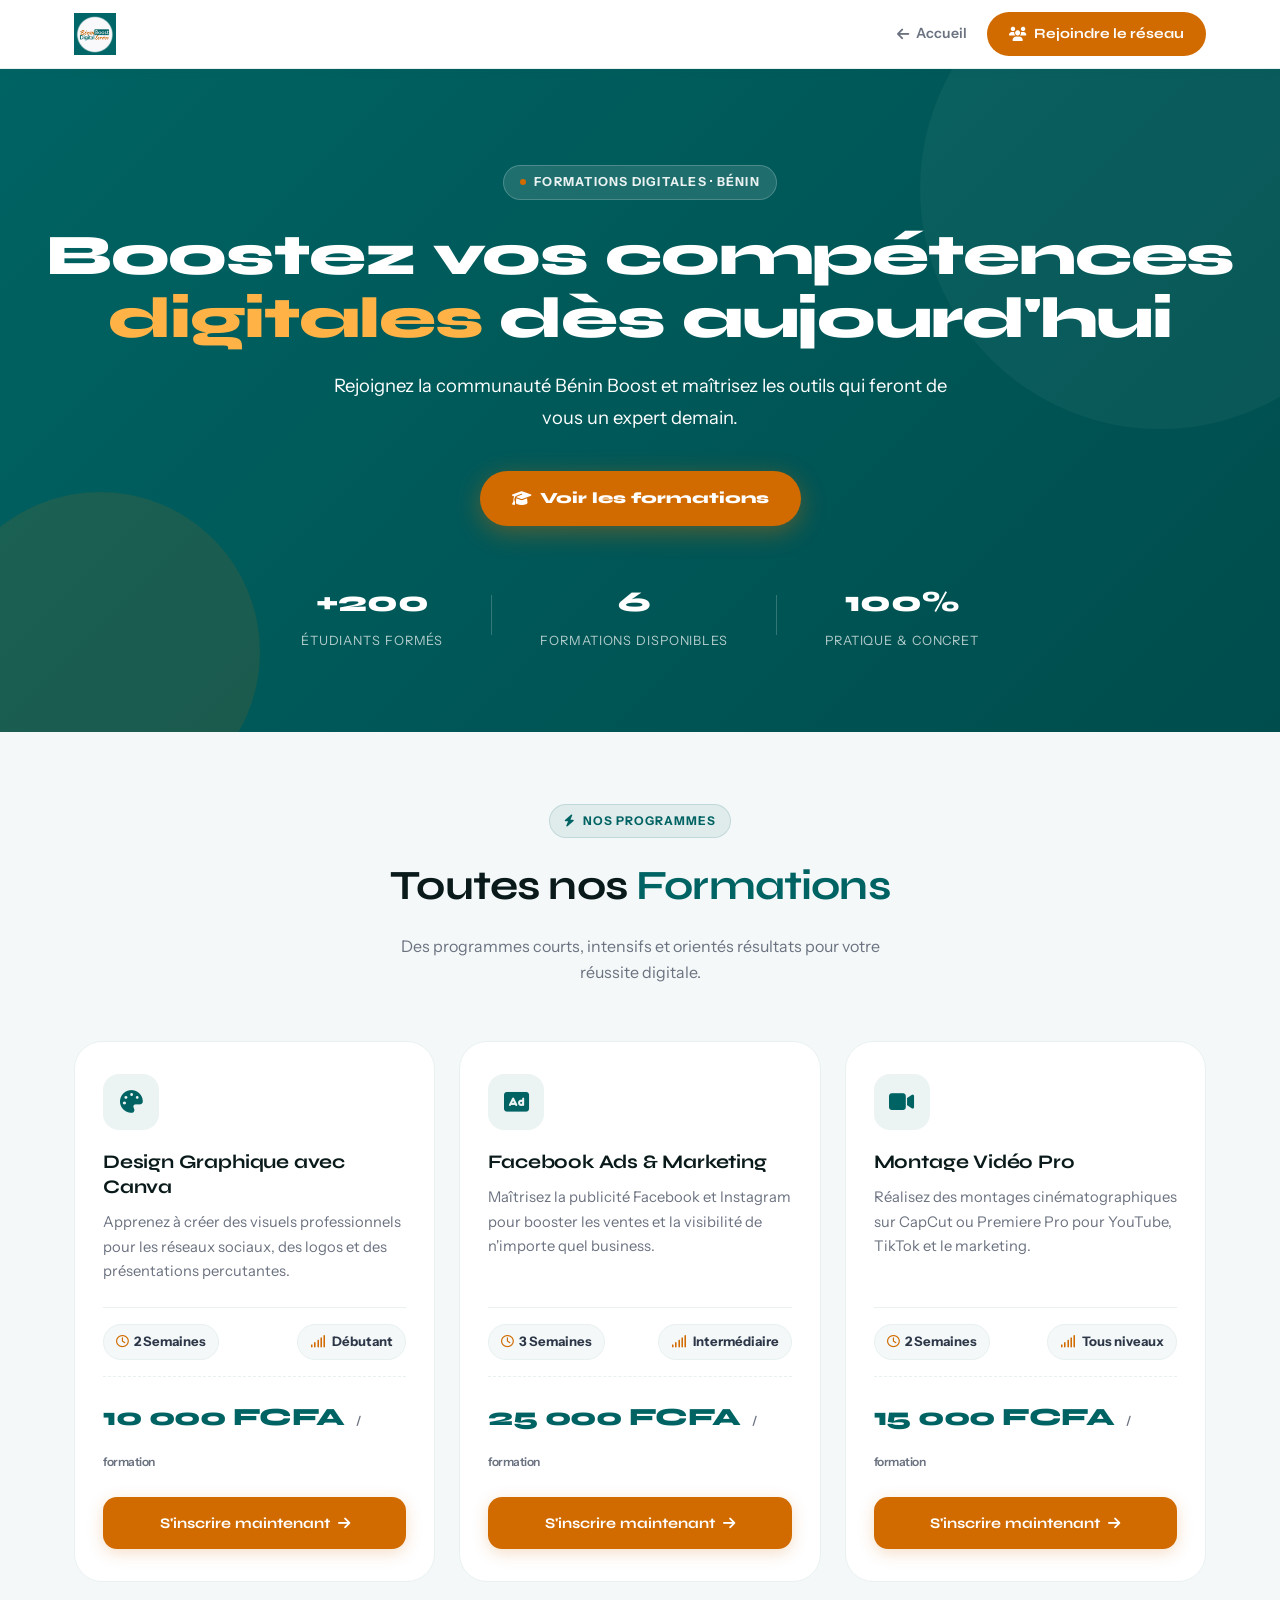
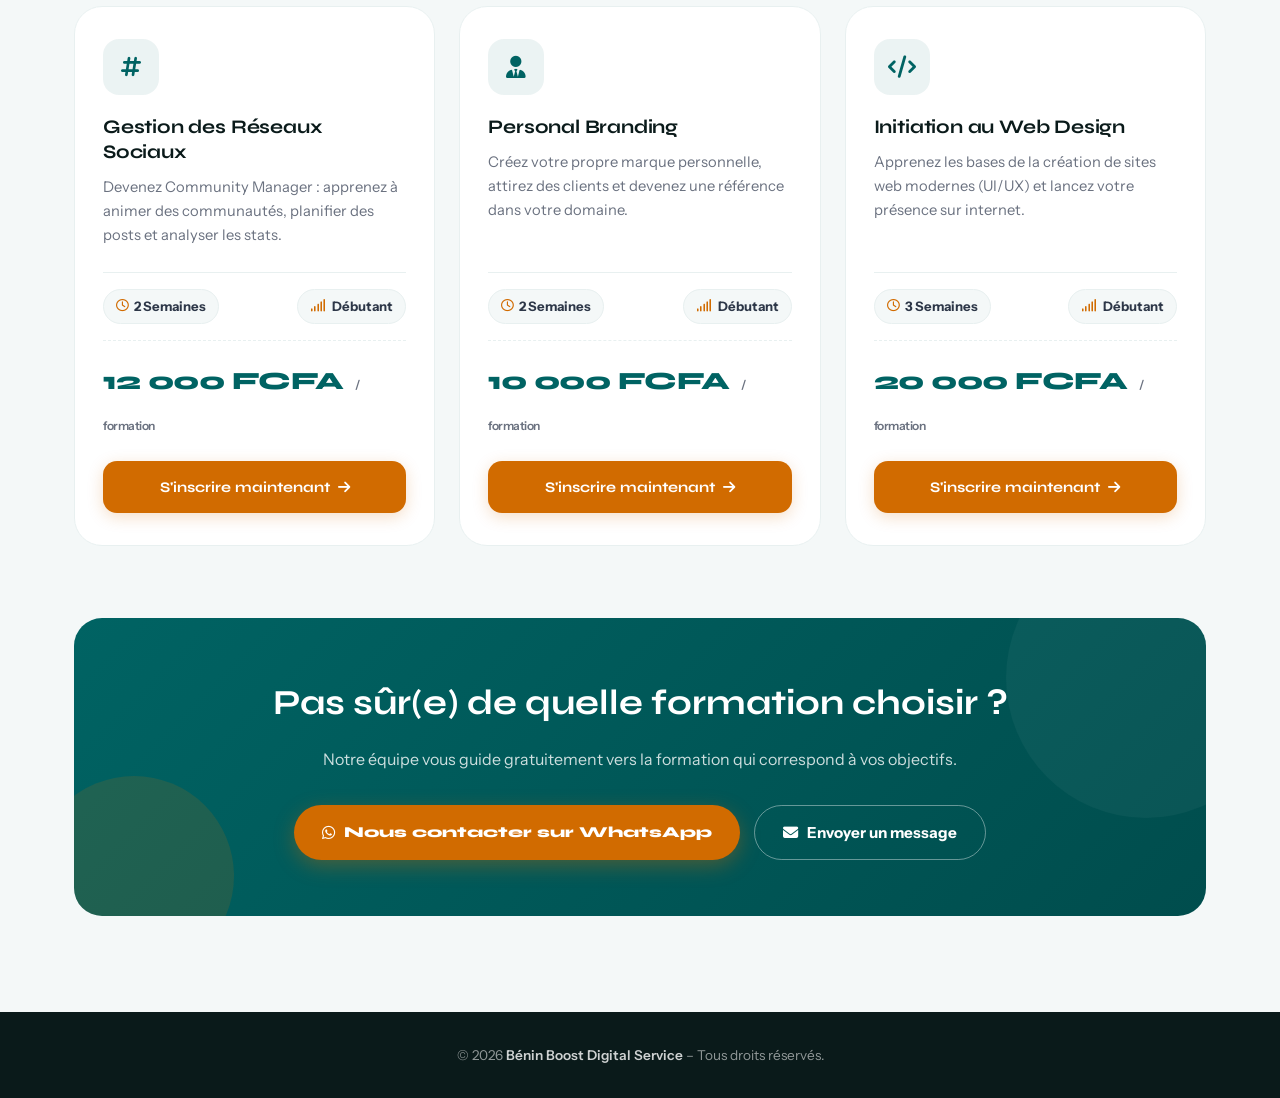
<file: formations.html>
<!DOCTYPE html>
<html lang="fr">
<head>
    <meta charset="UTF-8">
    <meta name="viewport" content="width=device-width, initial-scale=1.0">
    <title>Nos Formations | Bénin Boost Digital Service</title>
    <meta name="description" content="Formations digitales au Bénin - Canva, Facebook Ads, Montage Vidéo, Community Management et plus. Rejoignez Bénin Boost Digital Service.">
    <link href="https://fonts.googleapis.com/css2?family=Syne:wght@700;800&family=Instrument+Sans:wght@400;500;600;700&display=swap" rel="stylesheet">
    <link rel="stylesheet" href="https://cdnjs.cloudflare.com/ajax/libs/font-awesome/6.4.0/css/all.min.css">
    <link href="https://unpkg.com/aos@2.3.1/dist/aos.css" rel="stylesheet">

    <style>
    /* =============================================
       VARIABLES & BASE
    ============================================= */
    :root {
        --primary: #006363;
        --primary-dark: #004d4d;
        --primary-light: rgba(0, 99, 99, 0.08);
        --accent: #D16B00;
        --accent-hover: #b85e00;
        --dark: #0a1a1a;
        --light: #F4F8F8;
        --white: #ffffff;
        --text: #2d3748;
        --text-muted: #6b7280;
        --border: #e8f0f0;
        --shadow-sm: 0 2px 8px rgba(0,99,99,0.07);
        --shadow: 0 10px 40px rgba(0,99,99,0.1);
        --shadow-lg: 0 24px 60px rgba(0,99,99,0.15);
        --transition: all 0.4s cubic-bezier(0.165, 0.84, 0.44, 1);
        --radius: 20px;
        --radius-lg: 28px;
    }

    *, *::before, *::after { margin: 0; padding: 0; box-sizing: border-box; }
    html { scroll-behavior: smooth; }
    html, body { overflow-x: hidden; }

    body {
        font-family: 'Instrument Sans', sans-serif;
        background: var(--light);
        color: var(--text);
        line-height: 1.65;
        -webkit-font-smoothing: antialiased;
    }

    h1, h2, h3, h4 { font-family: 'Syne', sans-serif; }

    /* =============================================
       NAVIGATION
    ============================================= */
    nav {
        background: rgba(255,255,255,0.97);
        backdrop-filter: blur(16px);
        -webkit-backdrop-filter: blur(16px);
        padding: 0;
        position: sticky;
        top: 0;
        z-index: 1000;
        border-bottom: 1px solid var(--border);
        box-shadow: var(--shadow-sm);
    }

    .nav-inner {
        max-width: 1180px;
        margin: 0 auto;
        padding: 0 24px;
        height: 68px;
        display: flex;
        justify-content: space-between;
        align-items: center;
    }

    .logo img { height: 42px; width: auto; display: block; }

    .nav-right {
        display: flex;
        align-items: center;
        gap: 20px;
    }

    .nav-back {
        display: inline-flex;
        align-items: center;
        gap: 7px;
        color: var(--text-muted);
        font-size: 0.88rem;
        font-weight: 600;
        text-decoration: none;
        transition: 0.25s;
    }
    .nav-back:hover { color: var(--primary); }

    .nav-cta {
        display: inline-flex;
        align-items: center;
        gap: 7px;
        background: var(--accent);
        color: white;
        padding: 10px 22px;
        border-radius: 50px;
        font-weight: 700;
        font-size: 0.88rem;
        text-decoration: none;
        transition: var(--transition);
        font-family: 'Syne', sans-serif;
    }
    .nav-cta:hover { background: var(--primary); transform: translateY(-2px); box-shadow: var(--shadow-sm); }

    /* =============================================
       HERO
    ============================================= */
    .hero {
        background: linear-gradient(135deg, var(--primary) 0%, var(--primary-dark) 100%);
        padding: 96px 24px 80px;
        text-align: center;
        color: white;
        position: relative;
        overflow: hidden;
    }

    .hero::before {
        content: '';
        position: absolute;
        top: -120px;
        right: -120px;
        width: 480px;
        height: 480px;
        background: rgba(255,255,255,0.04);
        border-radius: 50%;
        pointer-events: none;
    }

    .hero::after {
        content: '';
        position: absolute;
        bottom: -80px;
        left: -60px;
        width: 320px;
        height: 320px;
        background: rgba(209,107,0,0.12);
        border-radius: 50%;
        pointer-events: none;
    }

    .hero-label {
        display: inline-flex;
        align-items: center;
        gap: 8px;
        background: rgba(255,255,255,0.12);
        border: 1px solid rgba(255,255,255,0.2);
        color: rgba(255,255,255,0.9);
        padding: 6px 16px;
        border-radius: 50px;
        font-size: 0.78rem;
        font-weight: 700;
        text-transform: uppercase;
        letter-spacing: 0.1em;
        margin-bottom: 24px;
        position: relative;
        z-index: 1;
    }

    .hero-label::before {
        content: '';
        width: 6px;
        height: 6px;
        background: var(--accent);
        border-radius: 50%;
        animation: pulse 2s infinite;
    }

    @keyframes pulse {
        0%, 100% { opacity: 1; transform: scale(1); }
        50% { opacity: 0.5; transform: scale(1.4); }
    }

    .hero h1 {
        font-size: clamp(2rem, 6vw, 3.6rem);
        font-weight: 800;
        line-height: 1.1;
        letter-spacing: -0.02em;
        margin-bottom: 20px;
        position: relative;
        z-index: 1;
    }

    .hero h1 .accent { color: #FFB347; }

    .hero p {
        font-size: clamp(1rem, 2.5vw, 1.15rem);
        opacity: 0.85;
        max-width: 620px;
        margin: 0 auto 36px;
        line-height: 1.75;
        position: relative;
        z-index: 1;
    }

    .hero-btn {
        display: inline-flex;
        align-items: center;
        gap: 9px;
        background: var(--accent);
        color: white;
        padding: 15px 32px;
        border-radius: 50px;
        text-decoration: none;
        font-weight: 800;
        font-size: 0.97rem;
        transition: var(--transition);
        box-shadow: 0 6px 24px rgba(209,107,0,0.4);
        position: relative;
        z-index: 1;
        font-family: 'Syne', sans-serif;
    }

    .hero-btn:hover {
        background: white;
        color: var(--primary);
        transform: translateY(-3px);
        box-shadow: 0 10px 30px rgba(0,0,0,0.15);
    }

    /* Stats bar */
    .hero-stats {
        display: flex;
        justify-content: center;
        gap: 48px;
        margin-top: 52px;
        flex-wrap: wrap;
        position: relative;
        z-index: 1;
    }

    .hero-stat {
        text-align: center;
    }

    .hero-stat strong {
        display: block;
        font-family: 'Syne', sans-serif;
        font-size: 1.8rem;
        font-weight: 800;
        color: white;
    }

    .hero-stat span {
        font-size: 0.8rem;
        opacity: 0.7;
        text-transform: uppercase;
        letter-spacing: 0.07em;
    }

    .hero-stat-divider {
        width: 1px;
        background: rgba(255,255,255,0.2);
        height: 40px;
        align-self: center;
    }

    /* =============================================
       MAIN CONTAINER
    ============================================= */
    .main-container {
        max-width: 1180px;
        margin: 0 auto;
        padding: 72px 24px 96px;
    }

    .section-header {
        text-align: center;
        margin-bottom: 56px;
    }

    .section-badge {
        display: inline-flex;
        align-items: center;
        gap: 7px;
        background: var(--primary-light);
        color: var(--primary);
        padding: 6px 14px;
        border-radius: 50px;
        font-size: 0.75rem;
        font-weight: 700;
        text-transform: uppercase;
        letter-spacing: 0.08em;
        border: 1px solid rgba(0,99,99,0.15);
        margin-bottom: 14px;
    }

    .section-title {
        font-size: clamp(1.8rem, 4vw, 2.6rem);
        color: var(--dark);
        letter-spacing: -0.02em;
        margin-bottom: 12px;
    }

    .section-title span { color: var(--primary); }

    .section-desc {
        color: var(--text-muted);
        font-size: 1rem;
        max-width: 500px;
        margin: 0 auto;
    }

    /* =============================================
       FORMATION CARDS GRID
    ============================================= */
    .grid-formations {
        display: grid;
        grid-template-columns: repeat(auto-fill, minmax(340px, 1fr));
        gap: 24px;
    }

    .card {
        background: var(--white);
        border-radius: var(--radius-lg);
        padding: 32px 28px;
        border: 1px solid var(--border);
        transition: var(--transition);
        display: flex;
        flex-direction: column;
        position: relative;
        overflow: hidden;
    }

    .card::after {
        content: '';
        position: absolute;
        top: 0;
        left: 0;
        right: 0;
        height: 3px;
        background: linear-gradient(90deg, var(--primary), var(--accent));
        transform: scaleX(0);
        transform-origin: left;
        transition: transform 0.4s ease;
    }

    .card:hover {
        transform: translateY(-10px);
        box-shadow: var(--shadow-lg);
        border-color: transparent;
    }

    .card:hover::after { transform: scaleX(1); }

    .card-icon {
        width: 56px;
        height: 56px;
        background: var(--primary-light);
        color: var(--primary);
        border-radius: 16px;
        display: flex;
        align-items: center;
        justify-content: center;
        font-size: 1.4rem;
        margin-bottom: 20px;
        transition: 0.35s;
    }

    .card:hover .card-icon {
        background: var(--accent);
        color: white;
        border-radius: 50%;
    }

    .card h3 {
        font-size: 1.2rem;
        color: var(--dark);
        margin-bottom: 10px;
        letter-spacing: -0.01em;
        line-height: 1.3;
    }

    .card > p {
        color: var(--text-muted);
        font-size: 0.92rem;
        line-height: 1.65;
        margin-bottom: 24px;
        flex-grow: 1;
    }

    .card-meta {
        display: flex;
        justify-content: space-between;
        align-items: center;
        padding: 16px 0;
        border-top: 1px solid var(--border);
        border-bottom: 1px dashed var(--border);
        margin-bottom: 20px;
        gap: 12px;
    }

    .meta-item {
        display: flex;
        align-items: center;
        gap: 6px;
        font-size: 0.82rem;
        font-weight: 700;
        color: var(--text);
        background: var(--light);
        padding: 6px 12px;
        border-radius: 50px;
        border: 1px solid var(--border);
    }

    .meta-item i { color: var(--accent); font-size: 0.78rem; }

    .card-price {
        font-family: 'Syne', sans-serif;
        font-size: 1.55rem;
        font-weight: 800;
        color: var(--primary);
        margin-bottom: 18px;
        letter-spacing: -0.02em;
    }

    .card-price small {
        font-size: 0.75rem;
        font-weight: 600;
        color: var(--text-muted);
        font-family: 'Instrument Sans', sans-serif;
        margin-left: 4px;
    }

    .btn-inscription {
        display: flex;
        align-items: center;
        justify-content: center;
        gap: 8px;
        background: var(--accent);
        color: white;
        padding: 14px 20px;
        border-radius: 14px;
        text-decoration: none;
        font-weight: 700;
        font-size: 0.92rem;
        transition: var(--transition);
        font-family: 'Syne', sans-serif;
        box-shadow: 0 4px 16px rgba(209,107,0,0.22);
    }

    .btn-inscription:hover {
        background: var(--primary);
        transform: translateY(-2px);
        box-shadow: var(--shadow);
    }

    .btn-inscription i { font-size: 0.88rem; }

    /* =============================================
       CTA BOTTOM BANNER
    ============================================= */
    .cta-banner {
        margin-top: 72px;
        background: linear-gradient(135deg, var(--primary) 0%, var(--primary-dark) 100%);
        border-radius: var(--radius-lg);
        padding: 56px 48px;
        text-align: center;
        color: white;
        position: relative;
        overflow: hidden;
    }

    .cta-banner::before {
        content: '';
        position: absolute;
        top: -80px; right: -80px;
        width: 280px; height: 280px;
        background: rgba(255,255,255,0.04);
        border-radius: 50%;
    }

    .cta-banner::after {
        content: '';
        position: absolute;
        bottom: -60px; left: -40px;
        width: 200px; height: 200px;
        background: rgba(209,107,0,0.15);
        border-radius: 50%;
    }

    .cta-banner h2 {
        font-size: clamp(1.5rem, 4vw, 2.2rem);
        margin-bottom: 14px;
        position: relative;
        z-index: 1;
    }

    .cta-banner p {
        opacity: 0.8;
        margin-bottom: 32px;
        font-size: 1rem;
        position: relative;
        z-index: 1;
    }

    .cta-actions {
        display: flex;
        gap: 14px;
        justify-content: center;
        flex-wrap: wrap;
        position: relative;
        z-index: 1;
    }

    .btn-wa {
        display: inline-flex;
        align-items: center;
        gap: 9px;
        background: var(--accent);
        color: white;
        padding: 14px 28px;
        border-radius: 50px;
        text-decoration: none;
        font-weight: 800;
        font-size: 0.95rem;
        transition: var(--transition);
        font-family: 'Syne', sans-serif;
        box-shadow: 0 6px 20px rgba(209,107,0,0.35);
    }

    .btn-wa:hover { background: white; color: var(--primary); transform: translateY(-3px); }

    .btn-ghost {
        display: inline-flex;
        align-items: center;
        gap: 9px;
        background: transparent;
        color: white;
        padding: 14px 28px;
        border-radius: 50px;
        text-decoration: none;
        font-weight: 700;
        font-size: 0.95rem;
        transition: var(--transition);
        border: 1.5px solid rgba(255,255,255,0.4);
    }

    .btn-ghost:hover { background: rgba(255,255,255,0.1); transform: translateY(-3px); }

    /* =============================================
       FOOTER
    ============================================= */
    footer {
        background: var(--dark);
        color: rgba(255,255,255,0.55);
        padding: 32px 24px;
        text-align: center;
        font-size: 0.85rem;
    }

    footer span { color: rgba(255,255,255,0.8); font-weight: 600; }

    /* =============================================
       RESPONSIVE
    ============================================= */
    @media (max-width: 768px) {
        .hero { padding: 72px 20px 64px; }
        .hero h1 { font-size: 2rem; }
        .hero-stats { gap: 28px; }
        .hero-stat-divider { display: none; }

        .main-container { padding: 56px 16px 72px; }

        .grid-formations { grid-template-columns: 1fr; }

        .card { padding: 24px 20px; }

        .card-meta { flex-wrap: wrap; gap: 8px; }

        .cta-banner { padding: 40px 24px; }
        .cta-actions { flex-direction: column; align-items: center; }
        .cta-actions a { width: 100%; max-width: 300px; justify-content: center; }

        .nav-back { display: none; }
    }

    @media (max-width: 480px) {
        .hero h1 { font-size: 1.75rem; }
        .logo img { height: 36px; }
        input, select, textarea { font-size: 16px !important; }
    }
    </style>
</head>
<body>

    <!-- ===== NAV ===== -->
    <nav>
        <div class="nav-inner">
            <a href="index.html" class="logo">
                <img src="benin-boost.jpg" alt="Bénin Boost Logo">
            </a>
            <div class="nav-right">
                <a href="index.html" class="nav-back"><i class="fas fa-arrow-left"></i> Accueil</a>
                <a href="rejoindre.html" class="nav-cta"><i class="fas fa-users"></i> Rejoindre le réseau</a>
            </div>
        </div>
    </nav>

    <!-- ===== HERO ===== -->
    <header class="hero">
        <div class="hero-label" data-aos="fade-down">Formations Digitales · Bénin</div>
        <h1 data-aos="zoom-out" data-aos-delay="100">
            Boostez vos compétences<br><span class="accent">digitales</span> dès aujourd'hui
        </h1>
        <p data-aos="fade-up" data-aos-delay="200">
            Rejoignez la communauté Bénin Boost et maîtrisez les outils qui feront de vous un expert demain.
        </p>
        <a href="#formations" class="hero-btn" data-aos="zoom-in" data-aos-delay="300">
            <i class="fas fa-graduation-cap"></i> Voir les formations
        </a>

        <div class="hero-stats" data-aos="fade-up" data-aos-delay="400">
            <div class="hero-stat">
                <strong>+200</strong>
                <span>Étudiants formés</span>
            </div>
            <div class="hero-stat-divider"></div>
            <div class="hero-stat">
                <strong>6</strong>
                <span>Formations disponibles</span>
            </div>
            <div class="hero-stat-divider"></div>
            <div class="hero-stat">
                <strong>100%</strong>
                <span>Pratique & concret</span>
            </div>
        </div>
    </header>

    <!-- ===== FORMATIONS ===== -->
    <main class="main-container" id="formations">

        <div class="section-header" data-aos="fade-down">
            <div class="section-badge"><i class="fas fa-bolt"></i> Nos Programmes</div>
            <h2 class="section-title">Toutes nos <span>Formations</span></h2>
            <p class="section-desc">Des programmes courts, intensifs et orientés résultats pour votre réussite digitale.</p>
        </div>

        <div class="grid-formations">

            <div class="card" data-aos="fade-up" data-aos-delay="0">
                <div class="card-icon"><i class="fas fa-palette"></i></div>
                <h3>Design Graphique avec Canva</h3>
                <p>Apprenez à créer des visuels professionnels pour les réseaux sociaux, des logos et des présentations percutantes.</p>
                <div class="card-meta">
                    <div class="meta-item"><i class="far fa-clock"></i> 2 Semaines</div>
                    <div class="meta-item"><i class="fas fa-signal"></i> Débutant</div>
                </div>
                <div class="card-price">10 000 FCFA <small>/ formation</small></div>
                <a href="inscription.html?formation=Canva" class="btn-inscription">
                    S'inscrire maintenant <i class="fas fa-arrow-right"></i>
                </a>
            </div>

            <div class="card" data-aos="fade-up" data-aos-delay="80">
                <div class="card-icon"><i class="fas fa-ad"></i></div>
                <h3>Facebook Ads & Marketing</h3>
                <p>Maîtrisez la publicité Facebook et Instagram pour booster les ventes et la visibilité de n'importe quel business.</p>
                <div class="card-meta">
                    <div class="meta-item"><i class="far fa-clock"></i> 3 Semaines</div>
                    <div class="meta-item"><i class="fas fa-signal"></i> Intermédiaire</div>
                </div>
                <div class="card-price">25 000 FCFA <small>/ formation</small></div>
                <a href="inscription.html?formation=Facebook-Ads" class="btn-inscription">
                    S'inscrire maintenant <i class="fas fa-arrow-right"></i>
                </a>
            </div>

            <div class="card" data-aos="fade-up" data-aos-delay="160">
                <div class="card-icon"><i class="fas fa-video"></i></div>
                <h3>Montage Vidéo Pro</h3>
                <p>Réalisez des montages cinématographiques sur CapCut ou Premiere Pro pour YouTube, TikTok et le marketing.</p>
                <div class="card-meta">
                    <div class="meta-item"><i class="far fa-clock"></i> 2 Semaines</div>
                    <div class="meta-item"><i class="fas fa-signal"></i> Tous niveaux</div>
                </div>
                <div class="card-price">15 000 FCFA <small>/ formation</small></div>
                <a href="inscription.html?formation=Montage-Video" class="btn-inscription">
                    S'inscrire maintenant <i class="fas fa-arrow-right"></i>
                </a>
            </div>

            <div class="card" data-aos="fade-up" data-aos-delay="0">
                <div class="card-icon"><i class="fas fa-hashtag"></i></div>
                <h3>Gestion des Réseaux Sociaux</h3>
                <p>Devenez Community Manager : apprenez à animer des communautés, planifier des posts et analyser les stats.</p>
                <div class="card-meta">
                    <div class="meta-item"><i class="far fa-clock"></i> 2 Semaines</div>
                    <div class="meta-item"><i class="fas fa-signal"></i> Débutant</div>
                </div>
                <div class="card-price">12 000 FCFA <small>/ formation</small></div>
                <a href="inscription.html?formation=Community-Management" class="btn-inscription">
                    S'inscrire maintenant <i class="fas fa-arrow-right"></i>
                </a>
            </div>

            <div class="card" data-aos="fade-up" data-aos-delay="80">
                <div class="card-icon"><i class="fas fa-user-tie"></i></div>
                <h3>Personal Branding</h3>
                <p>Créez votre propre marque personnelle, attirez des clients et devenez une référence dans votre domaine.</p>
                <div class="card-meta">
                    <div class="meta-item"><i class="far fa-clock"></i> 2 Semaines</div>
                    <div class="meta-item"><i class="fas fa-signal"></i> Débutant</div>
                </div>
                <div class="card-price">10 000 FCFA <small>/ formation</small></div>
                <a href="inscription.html?formation=Personal-Branding" class="btn-inscription">
                    S'inscrire maintenant <i class="fas fa-arrow-right"></i>
                </a>
            </div>

            <div class="card" data-aos="fade-up" data-aos-delay="160">
                <div class="card-icon"><i class="fas fa-code"></i></div>
                <h3>Initiation au Web Design</h3>
                <p>Apprenez les bases de la création de sites web modernes (UI/UX) et lancez votre présence sur internet.</p>
                <div class="card-meta">
                    <div class="meta-item"><i class="far fa-clock"></i> 3 Semaines</div>
                    <div class="meta-item"><i class="fas fa-signal"></i> Débutant</div>
                </div>
                <div class="card-price">20 000 FCFA <small>/ formation</small></div>
                <a href="inscription.html?formation=Web-Design" class="btn-inscription">
                    S'inscrire maintenant <i class="fas fa-arrow-right"></i>
                </a>
            </div>

        </div>

        <!-- CTA Banner -->
        <div class="cta-banner" data-aos="zoom-in">
            <h2>Pas sûr(e) de quelle formation choisir ?</h2>
            <p>Notre équipe vous guide gratuitement vers la formation qui correspond à vos objectifs.</p>
            <div class="cta-actions">
                <a href="https://wa.me/2290192743308?text=Bonjour%20Bénin%20Boost,%20je%20souhaite%20des%20infos%20sur%20vos%20formations." class="btn-wa">
                    <i class="fab fa-whatsapp"></i> Nous contacter sur WhatsApp
                </a>
                <a href="index.html#contact" class="btn-ghost">
                    <i class="fas fa-envelope"></i> Envoyer un message
                </a>
            </div>
        </div>

    </main>

    <!-- ===== FOOTER ===== -->
    <footer>
        <p>© 2026 <span>Bénin Boost Digital Service</span> – Tous droits réservés.</p>
    </footer>

    <script src="https://unpkg.com/aos@2.3.1/dist/aos.js"></script>
    <script>
        AOS.init({ duration: 750, once: true, easing: 'ease-out-cubic' });
    </script>
</body>
</html>
</file>
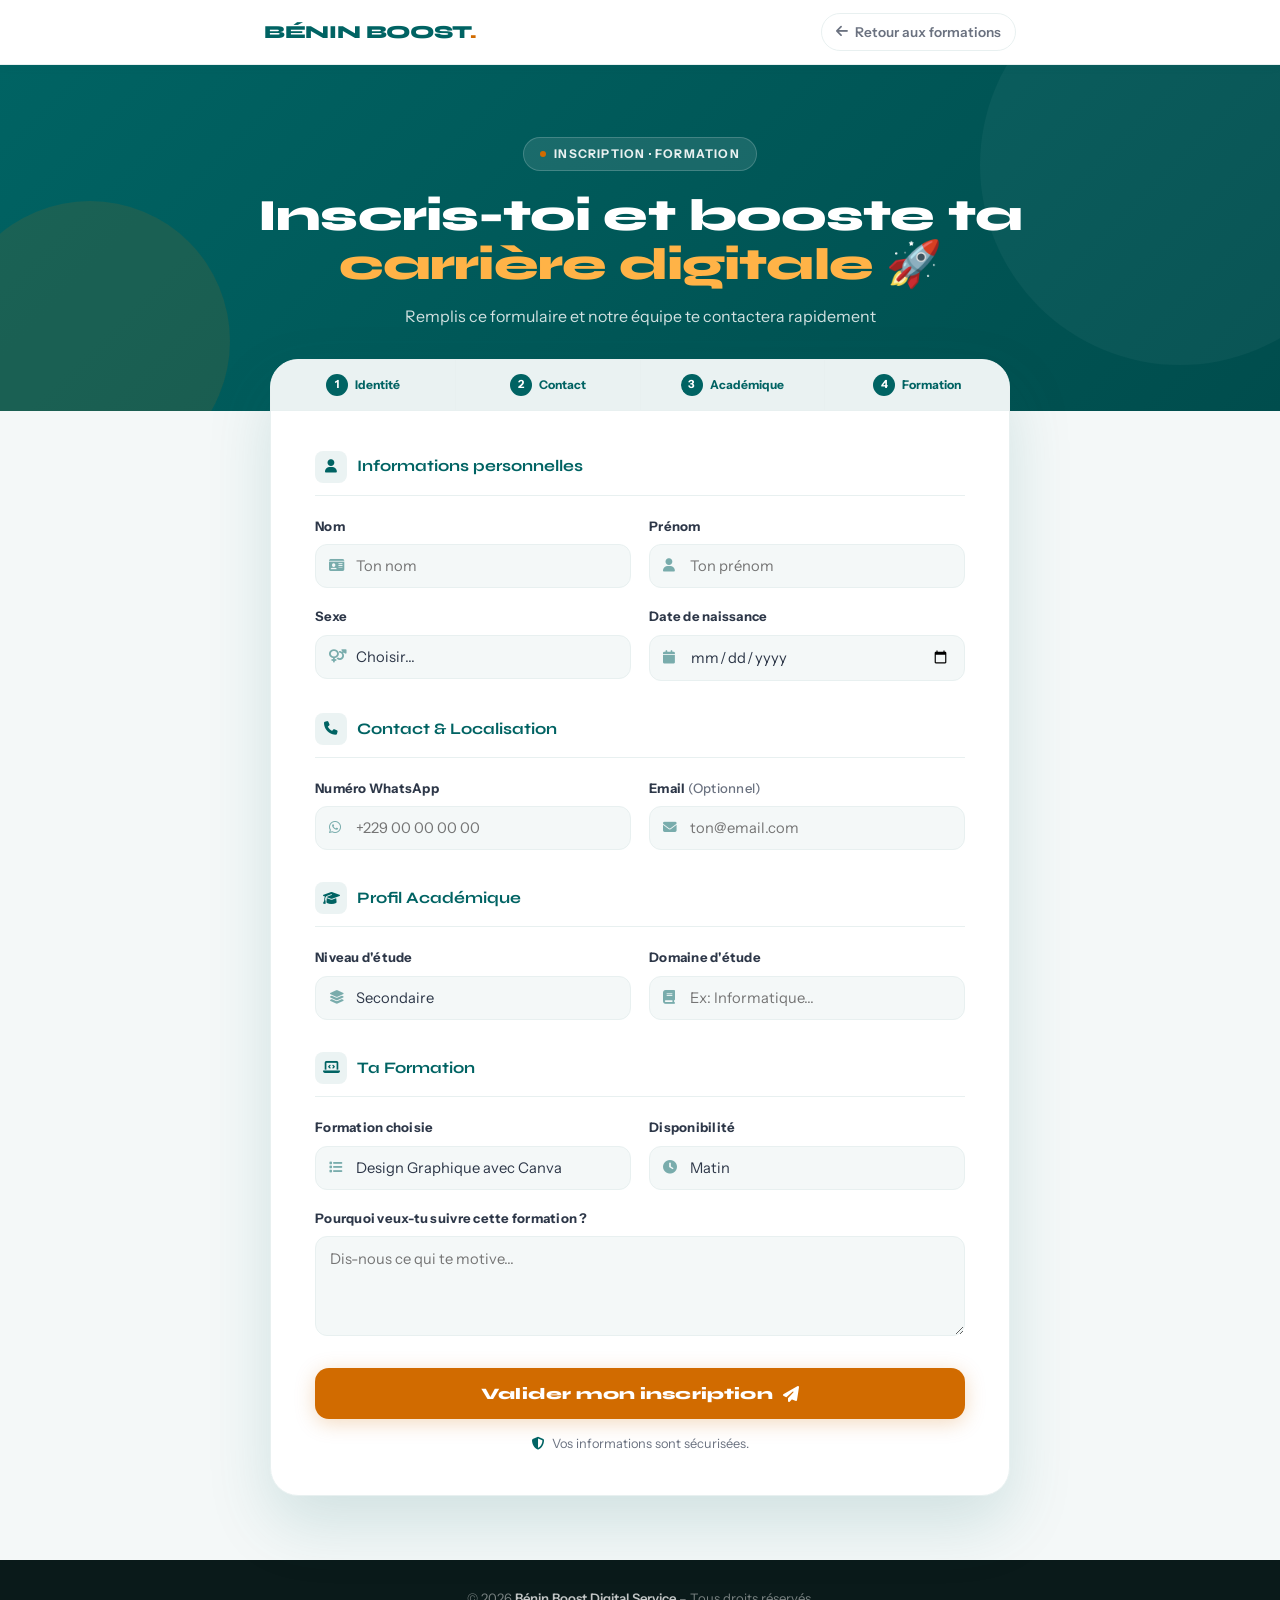
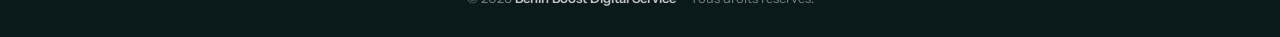
<file: inscription.html>
<!DOCTYPE html>
<html lang="fr">
<head>
    <meta charset="UTF-8">
    <meta name="viewport" content="width=device-width, initial-scale=1.0">
    <title>Inscription aux formations | Bénin Boost Digital Service</title>
    <meta name="description" content="Inscrivez-vous à nos formations digitales - Canva, Facebook Ads, Montage Vidéo et plus. Bénin Boost Digital Service.">
    <link href="https://fonts.googleapis.com/css2?family=Syne:wght@700;800&family=Instrument+Sans:wght@400;500;600;700&display=swap" rel="stylesheet">
    <link rel="stylesheet" href="https://cdnjs.cloudflare.com/ajax/libs/font-awesome/6.4.0/css/all.min.css">
    <link href="https://unpkg.com/aos@2.3.1/dist/aos.css" rel="stylesheet">

    <style>
    /* =============================================
       VARIABLES & BASE
    ============================================= */
    :root {
        --primary: #006363;
        --primary-dark: #004d4d;
        --primary-light: rgba(0, 99, 99, 0.08);
        --accent: #D16B00;
        --dark: #0a1a1a;
        --light: #F4F8F8;
        --white: #ffffff;
        --text: #2d3748;
        --text-muted: #6b7280;
        --border: #e8f0f0;
        --shadow-sm: 0 2px 8px rgba(0,99,99,0.07);
        --shadow: 0 12px 40px rgba(0,99,99,0.11);
        --shadow-lg: 0 28px 64px rgba(0,99,99,0.15);
        --transition: all 0.4s cubic-bezier(0.165, 0.84, 0.44, 1);
        --radius: 16px;
        --radius-lg: 28px;
    }

    *, *::before, *::after { margin: 0; padding: 0; box-sizing: border-box; }
    html { scroll-behavior: smooth; }
    html, body { overflow-x: hidden; }

    body {
        font-family: 'Instrument Sans', sans-serif;
        background: var(--light);
        color: var(--text);
        line-height: 1.65;
        -webkit-font-smoothing: antialiased;
        min-height: 100vh;
        display: flex;
        flex-direction: column;
    }

    h1, h2, h3, h4 { font-family: 'Syne', sans-serif; }

    /* =============================================
       NAV
    ============================================= */
    nav {
        background: rgba(255,255,255,0.97);
        backdrop-filter: blur(16px);
        -webkit-backdrop-filter: blur(16px);
        border-bottom: 1px solid var(--border);
        box-shadow: var(--shadow-sm);
        position: sticky;
        top: 0;
        z-index: 1000;
    }

    .nav-inner {
        max-width: 800px;
        margin: 0 auto;
        padding: 0 24px;
        height: 64px;
        display: flex;
        justify-content: space-between;
        align-items: center;
    }

    .nav-logo {
        font-family: 'Syne', sans-serif;
        font-size: 1.15rem;
        font-weight: 800;
        color: var(--primary);
        text-decoration: none;
        letter-spacing: -0.02em;
    }

    .nav-logo span { color: var(--accent); }

    .nav-back {
        display: inline-flex;
        align-items: center;
        gap: 7px;
        color: var(--text-muted);
        font-size: 0.85rem;
        font-weight: 600;
        text-decoration: none;
        padding: 7px 14px;
        border-radius: 50px;
        border: 1px solid var(--border);
        transition: 0.25s;
    }

    .nav-back:hover { color: var(--primary); border-color: var(--primary); background: var(--primary-light); }

    /* =============================================
       HERO
    ============================================= */
    .hero {
        background: linear-gradient(135deg, var(--primary) 0%, var(--primary-dark) 100%);
        padding: 72px 24px 80px;
        text-align: center;
        color: white;
        position: relative;
        overflow: hidden;
    }

    .hero::before {
        content: '';
        position: absolute;
        top: -100px; right: -100px;
        width: 400px; height: 400px;
        background: rgba(255,255,255,0.04);
        border-radius: 50%;
        pointer-events: none;
    }

    .hero::after {
        content: '';
        position: absolute;
        bottom: -70px; left: -50px;
        width: 280px; height: 280px;
        background: rgba(209,107,0,0.12);
        border-radius: 50%;
        pointer-events: none;
    }

    .hero-label {
        display: inline-flex;
        align-items: center;
        gap: 8px;
        background: rgba(255,255,255,0.1);
        border: 1px solid rgba(255,255,255,0.18);
        color: rgba(255,255,255,0.9);
        padding: 6px 16px;
        border-radius: 50px;
        font-size: 0.75rem;
        font-weight: 700;
        text-transform: uppercase;
        letter-spacing: 0.1em;
        margin-bottom: 20px;
        position: relative;
        z-index: 1;
    }

    .hero-label::before {
        content: '';
        width: 6px; height: 6px;
        background: var(--accent);
        border-radius: 50%;
        animation: pulse 2s infinite;
    }

    @keyframes pulse {
        0%, 100% { opacity: 1; transform: scale(1); }
        50% { opacity: 0.5; transform: scale(1.5); }
    }

    .hero h1 {
        font-size: clamp(1.8rem, 5vw, 2.8rem);
        font-weight: 800;
        line-height: 1.1;
        letter-spacing: -0.02em;
        margin-bottom: 14px;
        position: relative;
        z-index: 1;
    }

    .hero h1 .accent-text { color: #FFB347; }

    .hero > p {
        font-size: 1rem;
        opacity: 0.82;
        max-width: 520px;
        margin: 0 auto;
        line-height: 1.7;
        position: relative;
        z-index: 1;
    }

    /* Formation pill selected */
    .selected-formation-pill {
        display: none;
        align-items: center;
        gap: 9px;
        background: rgba(209,107,0,0.2);
        border: 1px solid rgba(209,107,0,0.4);
        color: #FFB347;
        padding: 8px 20px;
        border-radius: 50px;
        font-size: 0.85rem;
        font-weight: 700;
        margin: 20px auto 0;
        width: fit-content;
        position: relative;
        z-index: 1;
    }

    .selected-formation-pill.visible { display: inline-flex; }

    /* =============================================
       MAIN CONTAINER
    ============================================= */
    .main-wrap {
        flex: 1;
        max-width: 780px;
        width: 100%;
        margin: -52px auto 64px;
        padding: 0 20px;
    }

    /* =============================================
       SIGNUP CARD
    ============================================= */
    .signup-card {
        background: var(--white);
        border-radius: var(--radius-lg);
        border: 1px solid var(--border);
        box-shadow: var(--shadow-lg);
        overflow: hidden;
    }

    /* Progress steps */
    .form-progress {
        display: flex;
        background: var(--light);
        border-bottom: 1px solid var(--border);
    }

    .progress-step {
        flex: 1;
        padding: 14px 12px;
        text-align: center;
        font-size: 0.75rem;
        font-weight: 700;
        color: var(--text-muted);
        display: flex;
        align-items: center;
        justify-content: center;
        gap: 7px;
        border-right: 1px solid var(--border);
        transition: 0.3s;
    }

    .progress-step:last-child { border-right: none; }

    .progress-step .step-num {
        width: 22px;
        height: 22px;
        border-radius: 50%;
        background: var(--border);
        color: var(--text-muted);
        display: flex;
        align-items: center;
        justify-content: center;
        font-size: 0.7rem;
        font-weight: 800;
        flex-shrink: 0;
    }

    .progress-step.active {
        color: var(--primary);
        background: rgba(0,99,99,0.04);
    }

    .progress-step.active .step-num {
        background: var(--primary);
        color: white;
    }

    .progress-step.done { color: #22c55e; }
    .progress-step.done .step-num { background: #22c55e; color: white; }

    /* Form body */
    .form-body { padding: 40px 44px; }

    /* Section headers */
    .form-section-title {
        display: flex;
        align-items: center;
        gap: 10px;
        font-family: 'Syne', sans-serif;
        font-size: 1rem;
        font-weight: 700;
        color: var(--primary);
        margin: 32px 0 20px;
        padding-bottom: 12px;
        border-bottom: 1px solid var(--border);
    }

    .form-section-title:first-child { margin-top: 0; }

    .form-section-title i {
        width: 32px;
        height: 32px;
        background: var(--primary-light);
        border-radius: 8px;
        display: flex;
        align-items: center;
        justify-content: center;
        font-size: 0.85rem;
        color: var(--primary);
        flex-shrink: 0;
    }

    /* Form grid */
    .form-grid { display: grid; grid-template-columns: 1fr 1fr; gap: 18px; }
    .full-width { grid-column: span 2; }

    .form-group { display: flex; flex-direction: column; gap: 7px; }

    .form-group label {
        font-weight: 700;
        font-size: 0.82rem;
        color: var(--text);
        letter-spacing: 0.02em;
    }

    /* Input wrapper with icon */
    .input-wrapper { position: relative; }

    .input-wrapper .field-icon {
        position: absolute;
        left: 14px;
        top: 50%;
        transform: translateY(-50%);
        color: var(--primary);
        opacity: 0.5;
        font-size: 0.85rem;
        pointer-events: none;
        z-index: 1;
    }

    .input-wrapper input,
    .input-wrapper select {
        padding-left: 40px;
    }

    input, select, textarea {
        width: 100%;
        padding: 12px 14px;
        border: 1.5px solid var(--border);
        border-radius: 12px;
        font-family: 'Instrument Sans', sans-serif;
        font-size: 0.92rem;
        color: var(--text);
        background: var(--light);
        transition: 0.3s;
        outline: none;
        -webkit-appearance: none;
    }

    input:focus, select:focus, textarea:focus {
        border-color: var(--primary);
        background: white;
        box-shadow: 0 0 0 4px var(--primary-light);
    }

    textarea {
        padding: 13px 14px;
        resize: vertical;
        min-height: 100px;
    }

    /* Submit area */
    .submit-area { margin-top: 32px; }

    .btn-submit {
        width: 100%;
        padding: 16px;
        background: var(--accent);
        color: white;
        border: none;
        border-radius: 14px;
        font-weight: 800;
        font-size: 1rem;
        cursor: pointer;
        transition: var(--transition);
        display: flex;
        align-items: center;
        justify-content: center;
        gap: 10px;
        font-family: 'Syne', sans-serif;
        box-shadow: 0 4px 20px rgba(209,107,0,0.25);
        letter-spacing: 0.01em;
    }

    .btn-submit:hover { background: var(--primary); transform: translateY(-2px); box-shadow: var(--shadow); }
    .btn-submit:disabled { background: #94a3b8; cursor: not-allowed; transform: none; box-shadow: none; }

    .trust-info {
        display: flex;
        align-items: center;
        justify-content: center;
        gap: 7px;
        font-size: 0.8rem;
        color: var(--text-muted);
        margin-top: 14px;
    }

    .trust-info i { color: var(--primary); }

    /* =============================================
       SUCCESS MESSAGE
    ============================================= */
    #successMessage {
        display: none;
        text-align: center;
        padding: 64px 32px;
        animation: slideIn 0.5s ease;
    }

    @keyframes slideIn {
        from { opacity: 0; transform: translateY(20px); }
        to { opacity: 1; transform: translateY(0); }
    }

    .success-icon {
        width: 80px;
        height: 80px;
        background: rgba(34,197,94,0.1);
        border-radius: 50%;
        display: flex;
        align-items: center;
        justify-content: center;
        margin: 0 auto 24px;
        font-size: 2.2rem;
        color: #22c55e;
    }

    #successMessage h2 {
        font-size: 1.8rem;
        color: var(--primary);
        margin-bottom: 12px;
        letter-spacing: -0.02em;
    }

    #successMessage p {
        color: var(--text-muted);
        font-size: 1rem;
        line-height: 1.75;
        max-width: 400px;
        margin: 0 auto 32px;
    }

    #successMessage p strong { color: var(--dark); }

    .btn-return {
        display: inline-flex;
        align-items: center;
        gap: 8px;
        background: var(--accent);
        color: white;
        padding: 13px 28px;
        border-radius: 50px;
        text-decoration: none;
        font-weight: 700;
        transition: var(--transition);
        font-family: 'Syne', sans-serif;
    }

    .btn-return:hover { background: var(--primary); transform: translateY(-2px); }

    /* =============================================
       FOOTER
    ============================================= */
    footer {
        background: var(--dark);
        color: rgba(255,255,255,0.45);
        padding: 28px 24px;
        text-align: center;
        font-size: 0.82rem;
        margin-top: auto;
    }

    footer span { color: rgba(255,255,255,0.75); font-weight: 600; }

    /* =============================================
       RESPONSIVE
    ============================================= */
    @media (max-width: 680px) {
        .hero { padding: 64px 20px 72px; }
        .main-wrap { margin-top: -44px; padding: 0 14px; }
        .form-body { padding: 28px 20px; }
        .form-progress { display: none; }
        .form-grid { grid-template-columns: 1fr; }
        .full-width { grid-column: span 1; }
        .hero h1 { font-size: 1.7rem; }
    }

    @media (max-width: 480px) {
        input, select, textarea { font-size: 16px !important; }
        .nav-back span { display: none; }
        #successMessage { padding: 44px 20px; }
    }
    </style>
</head>
<body>

    <!-- ===== NAV ===== -->
    <nav>
        <div class="nav-inner">
            <a href="index.html" class="nav-logo">BÉNIN BOOST<span>.</span></a>
            <a href="formations.html" class="nav-back">
                <i class="fas fa-arrow-left"></i> <span>Retour aux formations</span>
            </a>
        </div>
    </nav>

    <!-- ===== HERO ===== -->
    <header class="hero">
        <div class="hero-label">Inscription · Formation</div>
        <h1>Inscris-toi et booste ta<br><span class="accent-text">carrière digitale</span> 🚀</h1>
        <p>Remplis ce formulaire et notre équipe te contactera rapidement</p>
        <div class="selected-formation-pill" id="formationPill">
            <i class="fas fa-graduation-cap"></i>
            <span id="pillText"></span>
        </div>
    </header>

    <!-- ===== FORM CARD ===== -->
    <div class="main-wrap">
        <div class="signup-card" data-aos="fade-up">

            <!-- Progress bar -->
            <div class="form-progress">
                <div class="progress-step active">
                    <div class="step-num">1</div> Identité
                </div>
                <div class="progress-step active">
                    <div class="step-num">2</div> Contact
                </div>
                <div class="progress-step active">
                    <div class="step-num">3</div> Académique
                </div>
                <div class="progress-step active">
                    <div class="step-num">4</div> Formation
                </div>
            </div>

            <div class="form-body">

                <!-- SUCCESS -->
                <div id="successMessage">
                    <div class="success-icon"><i class="fas fa-check"></i></div>
                    <h2>Merci pour votre inscription ! 🎉</h2>
                    <p>
                        Ton dossier a été transmis avec succès à l'équipe <strong>BÉNIN BOOST</strong>.<br>
                        Un conseiller te contactera sur <strong>WhatsApp</strong> très bientôt.
                    </p>
                    <a href="formations.html" class="btn-return"><i class="fas fa-arrow-left"></i> Retour aux formations</a>
                </div>

                <!-- FORM -->
                <form id="registrationForm">

                    <!-- SECTION 1 -->
                    <div class="form-section-title">
                        <i class="fas fa-user"></i> Informations personnelles
                    </div>
                    <div class="form-grid">
                        <div class="form-group">
                            <label>Nom</label>
                            <div class="input-wrapper">
                                <i class="fas fa-id-card field-icon"></i>
                                <input type="text" name="nom" placeholder="Ton nom" required>
                            </div>
                        </div>
                        <div class="form-group">
                            <label>Prénom</label>
                            <div class="input-wrapper">
                                <i class="fas fa-user field-icon"></i>
                                <input type="text" name="prenom" placeholder="Ton prénom" required>
                            </div>
                        </div>
                        <div class="form-group">
                            <label>Sexe</label>
                            <div class="input-wrapper">
                                <i class="fas fa-venus-mars field-icon"></i>
                                <select name="sexe" required>
                                    <option value="" disabled selected>Choisir...</option>
                                    <option value="Homme">Homme</option>
                                    <option value="Femme">Femme</option>
                                </select>
                            </div>
                        </div>
                        <div class="form-group">
                            <label>Date de naissance</label>
                            <div class="input-wrapper">
                                <i class="fas fa-calendar field-icon"></i>
                                <input type="date" name="naissance" required>
                            </div>
                        </div>
                    </div>

                    <!-- SECTION 2 -->
                    <div class="form-section-title">
                        <i class="fas fa-phone"></i> Contact & Localisation
                    </div>
                    <div class="form-grid">
                        <div class="form-group">
                            <label>Numéro WhatsApp</label>
                            <div class="input-wrapper">
                                <i class="fab fa-whatsapp field-icon"></i>
                                <input type="tel" name="whatsapp" placeholder="+229 00 00 00 00" required>
                            </div>
                        </div>
                        <div class="form-group">
                            <label>Email <span style="color:var(--text-muted); font-weight:500;">(Optionnel)</span></label>
                            <div class="input-wrapper">
                                <i class="fas fa-envelope field-icon"></i>
                                <input type="email" name="email" placeholder="ton@email.com">
                            </div>
                        </div>
                    </div>

                    <!-- SECTION 3 -->
                    <div class="form-section-title">
                        <i class="fas fa-graduation-cap"></i> Profil Académique
                    </div>
                    <div class="form-grid">
                        <div class="form-group">
                            <label>Niveau d'étude</label>
                            <div class="input-wrapper">
                                <i class="fas fa-layer-group field-icon"></i>
                                <select name="niveau" required>
                                    <option value="Secondaire">Secondaire</option>
                                    <option value="Université">Université</option>
                                    <option value="Autre">Autre</option>
                                </select>
                            </div>
                        </div>
                        <div class="form-group">
                            <label>Domaine d'étude</label>
                            <div class="input-wrapper">
                                <i class="fas fa-book field-icon"></i>
                                <input type="text" name="domaine" placeholder="Ex: Informatique..." required>
                            </div>
                        </div>
                    </div>

                    <!-- SECTION 4 -->
                    <div class="form-section-title">
                        <i class="fas fa-laptop-code"></i> Ta Formation
                    </div>
                    <div class="form-grid">
                        <div class="form-group">
                            <label>Formation choisie</label>
                            <div class="input-wrapper">
                                <i class="fas fa-list field-icon"></i>
                                <select name="formation" id="formationSelect" required>
                                    <option value="Canva">Design Graphique avec Canva</option>
                                    <option value="Facebook-Ads">Facebook Ads & Marketing</option>
                                    <option value="Montage-Video">Montage Vidéo (CapCut / Premiere)</option>
                                    <option value="Community-Management">Gestion des Réseaux Sociaux</option>
                                    <option value="Personal-Branding">Personal Branding</option>
                                    <option value="Web-Design">Initiation au Web Design</option>
                                </select>
                            </div>
                        </div>
                        <div class="form-group">
                            <label>Disponibilité</label>
                            <div class="input-wrapper">
                                <i class="fas fa-clock field-icon"></i>
                                <select name="disponibilite" required>
                                    <option value="Matin">Matin</option>
                                    <option value="Soir">Soir</option>
                                    <option value="Week-end">Week-end</option>
                                </select>
                            </div>
                        </div>
                        <div class="form-group full-width">
                            <label>Pourquoi veux-tu suivre cette formation ?</label>
                            <textarea name="motivation" placeholder="Dis-nous ce qui te motive..." required></textarea>
                        </div>
                    </div>

                    <!-- SUBMIT -->
                    <div class="submit-area">
                        <button type="submit" class="btn-submit" id="btnSubmit">
                            Valider mon inscription <i class="fas fa-paper-plane"></i>
                        </button>
                        <div class="trust-info">
                            <i class="fas fa-shield-alt"></i> Vos informations sont sécurisées.
                        </div>
                    </div>

                </form>
            </div>
        </div>
    </div>

    <!-- ===== FOOTER ===== -->
    <footer>
        <p>© 2026 <span>Bénin Boost Digital Service</span> – Tous droits réservés.</p>
    </footer>

    <script src="https://unpkg.com/aos@2.3.1/dist/aos.js"></script>
    <script>
        AOS.init({ duration: 750, once: true, easing: 'ease-out-cubic' });

        // ---- Pré-remplissage formation depuis URL ----
        window.addEventListener('DOMContentLoaded', () => {
            const params = new URLSearchParams(window.location.search);
            const formation = params.get('formation');
            const select = document.getElementById('formationSelect');
            const pill = document.getElementById('formationPill');
            const pillText = document.getElementById('pillText');

            if (formation && select) {
                for (let opt of select.options) {
                    if (opt.value.toLowerCase() === formation.toLowerCase()) {
                        select.value = opt.value;
                        pillText.textContent = opt.text;
                        pill.classList.add('visible');
                        break;
                    }
                }
            }
        });

        // ---- Envoi formulaire AJAX ----
        const form = document.getElementById("registrationForm");
        const successMessage = document.getElementById("successMessage");
        const btnSubmit = document.getElementById("btnSubmit");

        form.addEventListener("submit", async (event) => {
            event.preventDefault();
            btnSubmit.disabled = true;
            btnSubmit.innerHTML = '<i class="fas fa-circle-notch fa-spin"></i> Envoi en cours…';

            try {
                const response = await fetch("https://formspree.io/f/xqewepol", {
                    method: "POST",
                    body: new FormData(event.target),
                    headers: { 'Accept': 'application/json' }
                });

                if (response.ok) {
                    form.style.display = "none";
                    successMessage.style.display = "block";
                    window.scrollTo({ top: 0, behavior: 'smooth' });
                } else {
                    const errorData = await response.json();
                    alert("Erreur : " + (errorData.errors ? errorData.errors.map(e => e.message).join(", ") : "Erreur inconnue"));
                    btnSubmit.disabled = false;
                    btnSubmit.innerHTML = 'Valider mon inscription <i class="fas fa-paper-plane"></i>';
                }
            } catch {
                alert("Erreur réseau. Vérifie ta connexion.");
                btnSubmit.disabled = false;
                btnSubmit.innerHTML = 'Valider mon inscription <i class="fas fa-paper-plane"></i>';
            }
        });
    </script>
</body>
</html>
</file>
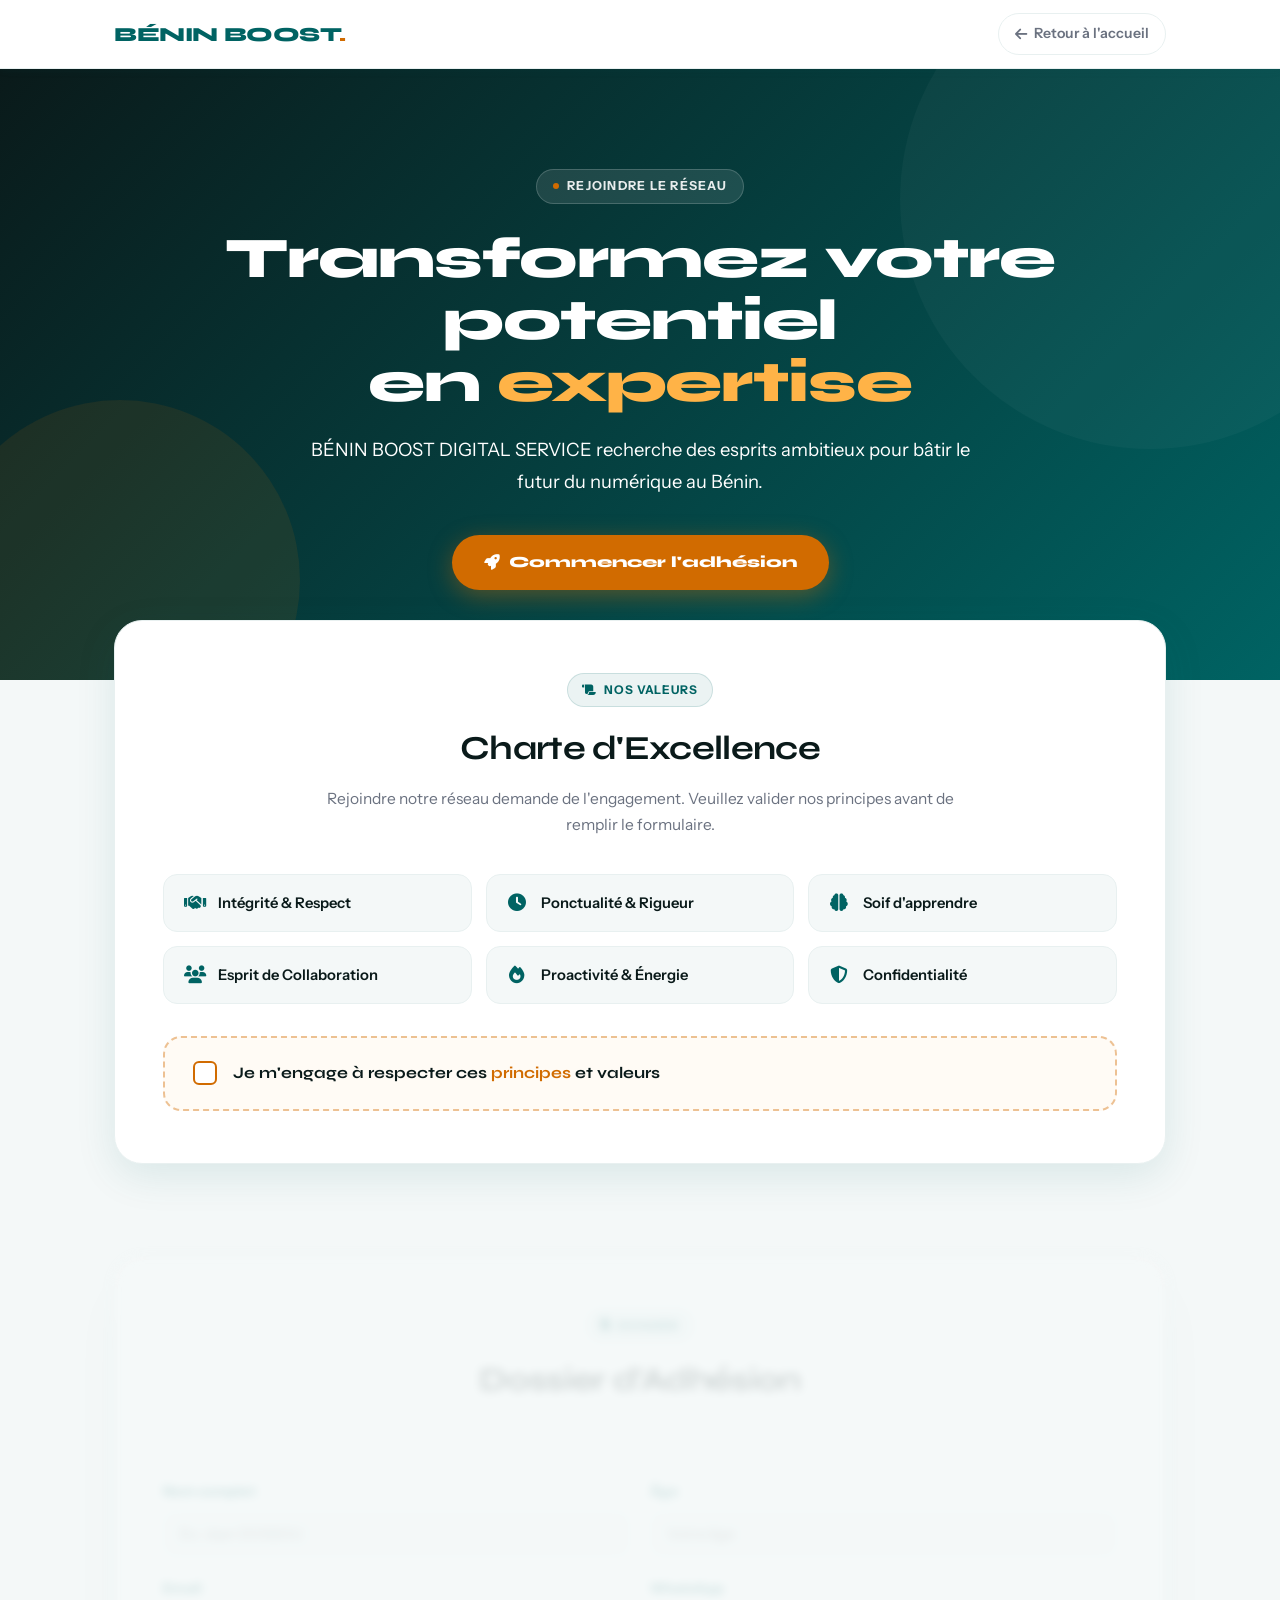
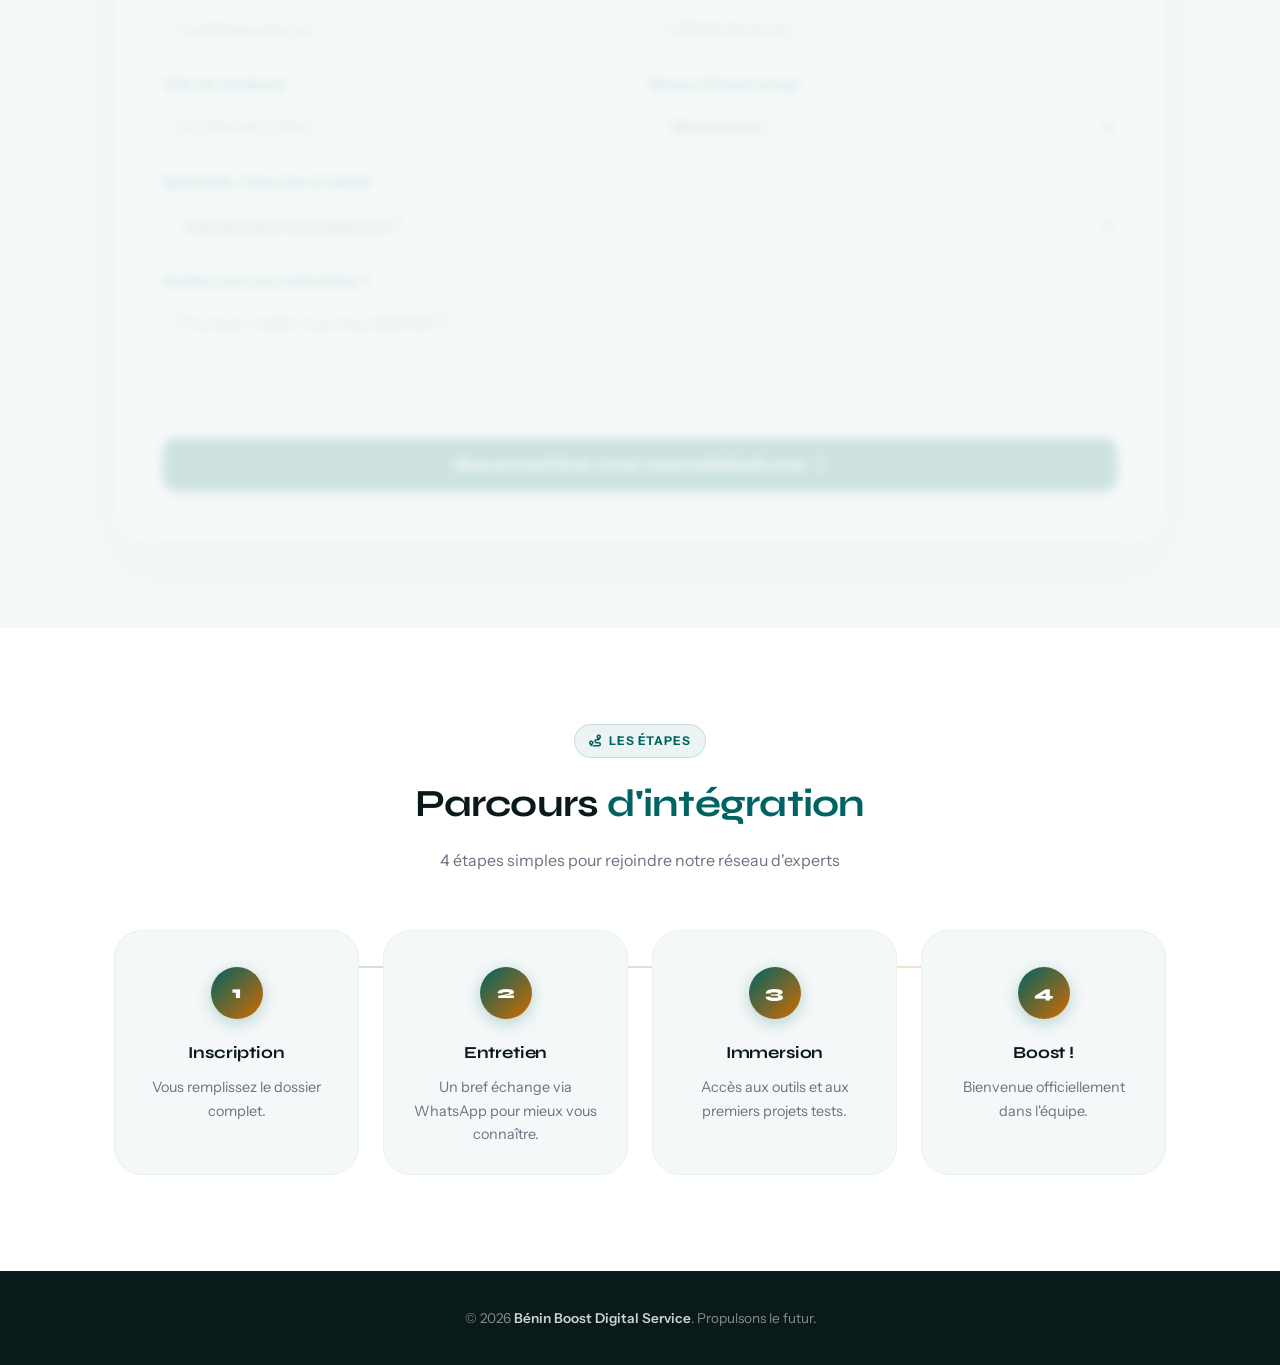
<file: rejoindre.html>
<!DOCTYPE html>
<html lang="fr">
<head>
    <meta charset="UTF-8">
    <meta name="viewport" content="width=device-width, initial-scale=1.0">
    <title>Rejoindre le Réseau | Bénin Boost Digital Service</title>
    <meta name="description" content="Rejoignez le réseau Bénin Boost Digital Service - Devenez membre d'une communauté d'experts du digital au Bénin.">
    <link href="https://fonts.googleapis.com/css2?family=Syne:wght@700;800&family=Instrument+Sans:wght@400;500;600;700&display=swap" rel="stylesheet">
    <link rel="stylesheet" href="https://cdnjs.cloudflare.com/ajax/libs/font-awesome/6.4.0/css/all.min.css">
    <link href="https://unpkg.com/aos@2.3.1/dist/aos.css" rel="stylesheet">

    <style>
    /* =============================================
       VARIABLES & BASE
    ============================================= */
    :root {
        --primary: #006363;
        --primary-dark: #004d4d;
        --primary-light: rgba(0, 99, 99, 0.08);
        --accent: #D16B00;
        --accent-light: rgba(209, 107, 0, 0.1);
        --dark: #0a1a1a;
        --light: #F4F8F8;
        --white: #ffffff;
        --text: #2d3748;
        --text-muted: #6b7280;
        --border: #e8f0f0;
        --shadow-sm: 0 2px 8px rgba(0,99,99,0.07);
        --shadow: 0 12px 40px rgba(0,99,99,0.11);
        --shadow-lg: 0 28px 64px rgba(0,99,99,0.15);
        --transition: all 0.4s cubic-bezier(0.165, 0.84, 0.44, 1);
        --radius: 18px;
        --radius-lg: 28px;
    }

    *, *::before, *::after { margin: 0; padding: 0; box-sizing: border-box; }
    html { scroll-behavior: smooth; }
    html, body { overflow-x: hidden; }

    body {
        font-family: 'Instrument Sans', sans-serif;
        background: var(--light);
        color: var(--text);
        line-height: 1.65;
        -webkit-font-smoothing: antialiased;
    }

    h1, h2, h3, h4 { font-family: 'Syne', sans-serif; }

    .container { max-width: 1100px; margin: 0 auto; padding: 0 24px; }

    /* =============================================
       NAV
    ============================================= */
    nav {
        background: rgba(255,255,255,0.97);
        backdrop-filter: blur(16px);
        -webkit-backdrop-filter: blur(16px);
        border-bottom: 1px solid var(--border);
        box-shadow: var(--shadow-sm);
        position: sticky;
        top: 0;
        z-index: 1000;
    }

    .nav-inner {
        max-width: 1100px;
        margin: 0 auto;
        padding: 0 24px;
        height: 68px;
        display: flex;
        justify-content: space-between;
        align-items: center;
    }

    .nav-logo {
        font-family: 'Syne', sans-serif;
        font-size: 1.25rem;
        font-weight: 800;
        color: var(--primary);
        text-decoration: none;
        letter-spacing: -0.02em;
    }

    .nav-logo span { color: var(--accent); }

    .nav-back {
        display: inline-flex;
        align-items: center;
        gap: 7px;
        color: var(--text-muted);
        font-size: 0.88rem;
        font-weight: 600;
        text-decoration: none;
        padding: 8px 16px;
        border-radius: 50px;
        border: 1px solid var(--border);
        transition: 0.25s;
    }

    .nav-back:hover { color: var(--primary); border-color: var(--primary); background: var(--primary-light); }

    /* =============================================
       HERO
    ============================================= */
    .hero-join {
        background: linear-gradient(135deg, var(--dark) 0%, var(--primary) 100%);
        color: white;
        padding: 100px 24px 90px;
        text-align: center;
        position: relative;
        overflow: hidden;
    }

    .hero-join::before {
        content: '';
        position: absolute;
        top: -120px; right: -120px;
        width: 500px; height: 500px;
        background: rgba(255,255,255,0.03);
        border-radius: 50%;
        pointer-events: none;
    }

    .hero-join::after {
        content: '';
        position: absolute;
        bottom: -80px; left: -60px;
        width: 360px; height: 360px;
        background: rgba(209,107,0,0.1);
        border-radius: 50%;
        pointer-events: none;
    }

    .hero-label {
        display: inline-flex;
        align-items: center;
        gap: 8px;
        background: rgba(255,255,255,0.1);
        border: 1px solid rgba(255,255,255,0.18);
        color: rgba(255,255,255,0.9);
        padding: 6px 16px;
        border-radius: 50px;
        font-size: 0.78rem;
        font-weight: 700;
        text-transform: uppercase;
        letter-spacing: 0.1em;
        margin-bottom: 24px;
        position: relative;
        z-index: 1;
    }

    .hero-label::before {
        content: '';
        width: 6px; height: 6px;
        background: var(--accent);
        border-radius: 50%;
        animation: pulse 2s infinite;
    }

    @keyframes pulse {
        0%, 100% { opacity: 1; transform: scale(1); }
        50% { opacity: 0.5; transform: scale(1.5); }
    }

    .hero-join h1 {
        font-size: clamp(2rem, 6vw, 3.6rem);
        font-weight: 800;
        line-height: 1.08;
        letter-spacing: -0.02em;
        margin-bottom: 20px;
        position: relative;
        z-index: 1;
    }

    .hero-join h1 .accent-text { color: #FFB347; }

    .hero-join > .container > p {
        font-size: clamp(1rem, 2.5vw, 1.15rem);
        opacity: 0.85;
        max-width: 680px;
        margin: 0 auto 36px;
        line-height: 1.75;
        position: relative;
        z-index: 1;
    }

    .hero-btn {
        display: inline-flex;
        align-items: center;
        gap: 9px;
        background: var(--accent);
        color: white;
        padding: 15px 32px;
        border-radius: 50px;
        text-decoration: none;
        font-weight: 800;
        font-size: 0.97rem;
        transition: var(--transition);
        box-shadow: 0 6px 24px rgba(209,107,0,0.4);
        position: relative;
        z-index: 1;
        font-family: 'Syne', sans-serif;
    }

    .hero-btn:hover { background: white; color: var(--primary); transform: translateY(-3px); box-shadow: 0 10px 30px rgba(0,0,0,0.15); }

    /* =============================================
       CHARTE SECTION
    ============================================= */
    .charte-section { padding: 0 0 80px; }

    .charte-box {
        background: var(--white);
        padding: 52px 48px;
        border-radius: var(--radius-lg);
        border: 1px solid var(--border);
        box-shadow: var(--shadow);
        margin-top: -60px;
        position: relative;
        z-index: 5;
    }

    .charte-header {
        text-align: center;
        max-width: 640px;
        margin: 0 auto 36px;
    }

    .charte-header .section-badge {
        display: inline-flex;
        align-items: center;
        gap: 7px;
        background: var(--primary-light);
        color: var(--primary);
        padding: 6px 14px;
        border-radius: 50px;
        font-size: 0.75rem;
        font-weight: 700;
        text-transform: uppercase;
        letter-spacing: 0.08em;
        border: 1px solid rgba(0,99,99,0.15);
        margin-bottom: 14px;
    }

    .charte-header h2 {
        font-size: clamp(1.5rem, 4vw, 2.1rem);
        color: var(--dark);
        margin-bottom: 10px;
        letter-spacing: -0.02em;
    }

    .charte-header p { color: var(--text-muted); font-size: 0.97rem; }

    .principles-grid {
        display: grid;
        grid-template-columns: repeat(auto-fit, minmax(260px, 1fr));
        gap: 14px;
        margin-bottom: 32px;
        list-style: none;
    }

    .principle-item {
        background: var(--light);
        padding: 16px 20px;
        border-radius: 14px;
        display: flex;
        align-items: center;
        gap: 14px;
        font-weight: 600;
        font-size: 0.92rem;
        border: 1px solid var(--border);
        transition: var(--transition);
        color: var(--dark);
    }

    .principle-item:hover {
        background: var(--primary-light);
        border-color: rgba(0,99,99,0.2);
        transform: translateX(4px);
    }

    .principle-item i {
        color: var(--primary);
        font-size: 1.1rem;
        width: 20px;
        text-align: center;
        flex-shrink: 0;
    }

    /* Checkbox validation */
    .validation-area {
        background: #fffbf5;
        padding: 22px 28px;
        border-radius: var(--radius);
        border: 2px dashed rgba(209,107,0,0.4);
        display: flex;
        align-items: center;
        gap: 16px;
        cursor: pointer;
        transition: var(--transition);
    }

    .validation-area:hover { background: var(--accent-light); }

    .validation-area.validated {
        border-color: #22c55e;
        background: #f0fdf4;
    }

    .custom-checkbox {
        width: 24px;
        height: 24px;
        border-radius: 6px;
        border: 2px solid var(--accent);
        background: white;
        display: flex;
        align-items: center;
        justify-content: center;
        flex-shrink: 0;
        transition: 0.25s;
        cursor: pointer;
    }

    .custom-checkbox.checked {
        background: #22c55e;
        border-color: #22c55e;
    }

    .custom-checkbox.checked::after {
        content: '✓';
        color: white;
        font-weight: 800;
        font-size: 0.85rem;
    }

    .validation-area input[type="checkbox"] {
        position: absolute;
        opacity: 0;
        width: 0;
        height: 0;
    }

    .validation-label {
        font-weight: 700;
        color: var(--dark);
        font-size: 1rem;
        cursor: pointer;
        user-select: none;
        font-family: 'Syne', sans-serif;
    }

    .validation-label span { color: var(--accent); }

    /* =============================================
       FORMULAIRE
    ============================================= */
    .form-section { padding: 0 0 96px; }

    .form-wrapper {
        opacity: 0.15;
        pointer-events: none;
        transition: all 0.55s ease;
        filter: blur(5px);
        transform: translateY(12px);
    }

    .form-wrapper.unlocked {
        opacity: 1;
        pointer-events: auto;
        filter: blur(0);
        transform: translateY(0);
    }

    .form-card {
        background: white;
        padding: 52px 48px;
        border-radius: var(--radius-lg);
        box-shadow: var(--shadow-lg);
        border: 1px solid var(--border);
        position: relative;
    }

    .form-header {
        text-align: center;
        margin-bottom: 40px;
        padding-bottom: 32px;
        border-bottom: 1px solid var(--border);
    }

    .form-header .section-badge {
        display: inline-flex;
        align-items: center;
        gap: 7px;
        background: var(--primary-light);
        color: var(--primary);
        padding: 6px 14px;
        border-radius: 50px;
        font-size: 0.75rem;
        font-weight: 700;
        text-transform: uppercase;
        letter-spacing: 0.08em;
        border: 1px solid rgba(0,99,99,0.15);
        margin-bottom: 12px;
    }

    .form-header h2 {
        font-size: clamp(1.5rem, 4vw, 2rem);
        color: var(--dark);
        letter-spacing: -0.02em;
    }

    .form-grid { display: grid; grid-template-columns: 1fr 1fr; gap: 20px; }
    .full-width { grid-column: span 2; }

    .form-group { display: flex; flex-direction: column; gap: 8px; }

    .form-group label {
        font-weight: 700;
        color: var(--primary);
        font-size: 0.85rem;
        letter-spacing: 0.02em;
    }

    .form-group input,
    .form-group select,
    .form-group textarea {
        width: 100%;
        padding: 13px 16px;
        border: 1.5px solid var(--border);
        border-radius: 12px;
        font-family: 'Instrument Sans', sans-serif;
        font-size: 0.93rem;
        color: var(--text);
        background: var(--light);
        transition: 0.3s;
        outline: none;
    }

    .form-group input:focus,
    .form-group select:focus,
    .form-group textarea:focus {
        border-color: var(--primary);
        background: white;
        box-shadow: 0 0 0 4px var(--primary-light);
    }

    .form-group textarea { resize: vertical; min-height: 130px; }

    .btn-submit-join {
        width: 100%;
        padding: 17px;
        background: var(--primary);
        color: white;
        border: none;
        border-radius: 14px;
        font-weight: 800;
        font-size: 1rem;
        cursor: pointer;
        transition: var(--transition);
        display: flex;
        justify-content: center;
        align-items: center;
        gap: 10px;
        font-family: 'Syne', sans-serif;
        margin-top: 8px;
        box-shadow: 0 4px 20px rgba(0,99,99,0.2);
        letter-spacing: 0.01em;
    }

    .btn-submit-join:hover { background: var(--accent); transform: translateY(-2px); box-shadow: var(--shadow); }
    .btn-submit-join:disabled { background: #94a3b8; cursor: not-allowed; transform: none; box-shadow: none; }

    /* Success message */
    #successMsg {
        display: none;
        text-align: center;
        padding: 48px 24px;
        animation: slideIn 0.5s ease;
    }

    @keyframes slideIn {
        from { opacity: 0; transform: translateY(20px); }
        to { opacity: 1; transform: translateY(0); }
    }

    .success-icon {
        width: 80px;
        height: 80px;
        background: var(--primary-light);
        color: var(--primary);
        border-radius: 50%;
        display: flex;
        align-items: center;
        justify-content: center;
        font-size: 2rem;
        margin: 0 auto 24px;
    }

    #successMsg h2 { color: var(--primary); font-size: 1.8rem; margin-bottom: 12px; }
    #successMsg p { color: var(--text-muted); max-width: 440px; margin: 0 auto 28px; }

    .btn-back-home {
        display: inline-flex;
        align-items: center;
        gap: 8px;
        background: var(--accent);
        color: white;
        padding: 13px 28px;
        border-radius: 50px;
        text-decoration: none;
        font-weight: 700;
        transition: var(--transition);
        font-family: 'Syne', sans-serif;
    }

    .btn-back-home:hover { background: var(--primary); transform: translateY(-2px); }

    /* =============================================
       PROCESS SECTION
    ============================================= */
    .process-section {
        background: white;
        padding: 96px 0;
    }

    .process-header {
        text-align: center;
        margin-bottom: 56px;
    }

    .process-header .section-badge {
        display: inline-flex;
        align-items: center;
        gap: 7px;
        background: var(--primary-light);
        color: var(--primary);
        padding: 6px 14px;
        border-radius: 50px;
        font-size: 0.75rem;
        font-weight: 700;
        text-transform: uppercase;
        letter-spacing: 0.08em;
        border: 1px solid rgba(0,99,99,0.15);
        margin-bottom: 14px;
    }

    .process-header h2 {
        font-size: clamp(1.7rem, 4vw, 2.4rem);
        color: var(--dark);
        margin-bottom: 12px;
        letter-spacing: -0.02em;
    }

    .process-header h2 span { color: var(--primary); }
    .process-header p { color: var(--text-muted); font-size: 1rem; }

    .process-grid {
        display: grid;
        grid-template-columns: repeat(auto-fit, minmax(220px, 1fr));
        gap: 24px;
        position: relative;
    }

    /* Connecting line on desktop */
    .process-grid::before {
        content: '';
        position: absolute;
        top: 36px;
        left: calc(12.5% + 36px);
        right: calc(12.5% + 36px);
        height: 2px;
        background: linear-gradient(90deg, var(--primary), var(--accent));
        z-index: 0;
        opacity: 0.2;
    }

    .step-card {
        text-align: center;
        padding: 36px 24px 28px;
        background: var(--light);
        border-radius: var(--radius-lg);
        border: 1px solid var(--border);
        transition: var(--transition);
        position: relative;
        z-index: 1;
    }

    .step-card:hover {
        transform: translateY(-10px);
        box-shadow: var(--shadow-lg);
        border-color: transparent;
        background: white;
    }

    .step-number {
        width: 52px;
        height: 52px;
        background: linear-gradient(135deg, var(--primary) 0%, var(--accent) 100%);
        color: white;
        border-radius: 50%;
        display: flex;
        align-items: center;
        justify-content: center;
        margin: 0 auto 20px;
        font-weight: 800;
        font-size: 1.1rem;
        font-family: 'Syne', sans-serif;
        box-shadow: 0 4px 16px rgba(0,99,99,0.25);
    }

    .step-card h4 {
        font-size: 1.05rem;
        color: var(--dark);
        margin-bottom: 10px;
        letter-spacing: -0.01em;
    }

    .step-card p { color: var(--text-muted); font-size: 0.9rem; line-height: 1.6; }

    /* =============================================
       FOOTER
    ============================================= */
    footer {
        background: var(--dark);
        color: rgba(255,255,255,0.5);
        padding: 36px 24px;
        text-align: center;
        font-size: 0.85rem;
    }

    footer span { color: rgba(255,255,255,0.8); font-weight: 600; }

    /* =============================================
       RESPONSIVE
    ============================================= */
    @media (max-width: 992px) {
        .charte-box { padding: 36px 28px; }
        .form-card { padding: 40px 32px; }
        .process-grid::before { display: none; }
    }

    @media (max-width: 768px) {
        .hero-join { padding: 80px 20px 72px; }
        .charte-box { padding: 28px 20px; margin-top: -40px; }
        .charte-section { padding: 0 0 56px; }
        .form-card { padding: 28px 20px; }
        .form-section { padding: 0 0 72px; }
        .form-grid { grid-template-columns: 1fr; }
        .full-width { grid-column: span 1; }
        .process-section { padding: 72px 0; }
        .validation-area { padding: 18px 20px; }
        .validation-label { font-size: 0.92rem; }
    }

    @media (max-width: 480px) {
        .hero-join h1 { font-size: 1.85rem; }
        input, select, textarea { font-size: 16px !important; }
        .principles-grid { grid-template-columns: 1fr; }
    }
    </style>
</head>
<body>

    <!-- ===== NAV ===== -->
    <nav>
        <div class="nav-inner">
            <a href="index.html" class="nav-logo">BÉNIN BOOST<span>.</span></a>
            <a href="index.html" class="nav-back"><i class="fas fa-arrow-left"></i> Retour à l'accueil</a>
        </div>
    </nav>

    <!-- ===== HERO ===== -->
    <section class="hero-join">
        <div class="container">
            <div class="hero-label" data-aos="fade-down">Rejoindre le Réseau</div>
            <h1 data-aos="zoom-out" data-aos-delay="100">
                Transformez votre potentiel<br>en <span class="accent-text">expertise</span>
            </h1>
            <p data-aos="fade-up" data-aos-delay="200">
                BÉNIN BOOST DIGITAL SERVICE recherche des esprits ambitieux pour bâtir le futur du numérique au Bénin.
            </p>
            <a href="#engagement" class="hero-btn" data-aos="zoom-in" data-aos-delay="300">
                <i class="fas fa-rocket"></i> Commencer l'adhésion
            </a>
        </div>
    </section>

    <!-- ===== CHARTE ===== -->
    <section class="charte-section" id="engagement">
        <div class="container">
            <div class="charte-box" data-aos="fade-up">
                <div class="charte-header">
                    <div class="section-badge"><i class="fas fa-scroll"></i> Nos Valeurs</div>
                    <h2>Charte d'Excellence</h2>
                    <p>Rejoindre notre réseau demande de l'engagement. Veuillez valider nos principes avant de remplir le formulaire.</p>
                </div>

                <ul class="principles-grid">
                    <li class="principle-item" data-aos="fade-up" data-aos-delay="50"><i class="fas fa-handshake"></i> Intégrité & Respect</li>
                    <li class="principle-item" data-aos="fade-up" data-aos-delay="100"><i class="fas fa-clock"></i> Ponctualité & Rigueur</li>
                    <li class="principle-item" data-aos="fade-up" data-aos-delay="150"><i class="fas fa-brain"></i> Soif d'apprendre</li>
                    <li class="principle-item" data-aos="fade-up" data-aos-delay="200"><i class="fas fa-users"></i> Esprit de Collaboration</li>
                    <li class="principle-item" data-aos="fade-up" data-aos-delay="250"><i class="fas fa-fire"></i> Proactivité & Énergie</li>
                    <li class="principle-item" data-aos="fade-up" data-aos-delay="300"><i class="fas fa-shield-alt"></i> Confidentialité</li>
                </ul>

                <div class="validation-area" id="checker" onclick="handleCheck()">
                    <input type="checkbox" id="acceptRules">
                    <div class="custom-checkbox" id="customCheck"></div>
                    <label class="validation-label" for="acceptRules">
                        Je m'engage à respecter ces <span>principes</span> et valeurs
                    </label>
                </div>
            </div>
        </div>
    </section>

    <!-- ===== FORMULAIRE ===== -->
    <section class="form-section">
        <div class="container">
            <div class="form-wrapper" id="formWrapper">
                <div class="form-card" data-aos="fade-up">

                    <div id="successMsg">
                        <div class="success-icon"><i class="fas fa-paper-plane"></i></div>
                        <h2>Candidature Reçue !</h2>
                        <p>Nous analysons votre profil. Une réponse vous sera envoyée via WhatsApp sous 48h.</p>
                        <a href="index.html" class="btn-back-home"><i class="fas fa-home"></i> Retourner à l'accueil</a>
                    </div>

                    <form id="adhésionForm">
                        <div class="form-header">
                            <div class="section-badge"><i class="fas fa-file-alt"></i> Dossier</div>
                            <h2>Dossier d'Adhésion</h2>
                        </div>

                        <div class="form-grid">
                            <div class="form-group">
                                <label>Nom complet</label>
                                <input type="text" name="Nom_Complet" placeholder="Ex: Jean DOSSOU" required>
                            </div>
                            <div class="form-group">
                                <label>Âge</label>
                                <input type="number" name="Age" placeholder="Votre âge" min="15" max="40" required>
                            </div>
                            <div class="form-group">
                                <label>Email</label>
                                <input type="email" name="Email" placeholder="mail@exemple.com" required>
                            </div>
                            <div class="form-group">
                                <label>WhatsApp</label>
                                <input type="tel" name="WhatsApp" placeholder="+229 00 00 00 00" required>
                            </div>
                            <div class="form-group">
                                <label>Ville de résidence</label>
                                <input type="text" name="Ville" placeholder="Ex: Abomey-Calavi" required>
                            </div>
                            <div class="form-group">
                                <label>Niveau d'étude actuel</label>
                                <select name="Niveau_Etude" required>
                                    <option value="" disabled selected>Sélectionnez...</option>
                                    <option>Baccalauréat</option>
                                    <option>Licence (L1, L2, L3)</option>
                                    <option>Master / Ingénieur</option>
                                    <option>Autodidacte / Professionnel</option>
                                </select>
                            </div>
                            <div class="form-group full-width">
                                <label>Spécialité / Domaine d'intérêt</label>
                                <select name="Domaine" required>
                                    <option value="" disabled selected>Quel domaine vous passionne ?</option>
                                    <option>Design Graphique & UI/UX</option>
                                    <option>Marketing Digital & Social Media</option>
                                    <option>Développement Web & Mobile</option>
                                    <option>Montage Vidéo & 3D</option>
                                    <option>Gestion de Projet</option>
                                </select>
                            </div>
                            <div class="form-group full-width">
                                <label>Quelles sont vos motivations ?</label>
                                <textarea name="Motivations" rows="5" placeholder="Pourquoi voulez-vous nous rejoindre ?" required></textarea>
                            </div>
                        </div>

                        <button type="submit" id="btnSubmit" class="btn-submit-join">
                            <span>Soumettre ma candidature</span> <i class="fas fa-chevron-right"></i>
                        </button>
                    </form>
                </div>
            </div>
        </div>
    </section>

    <!-- ===== PROCESS ===== -->
    <section class="process-section">
        <div class="container">
            <div class="process-header" data-aos="fade-down">
                <div class="section-badge"><i class="fas fa-route"></i> Les étapes</div>
                <h2>Parcours <span>d'intégration</span></h2>
                <p>4 étapes simples pour rejoindre notre réseau d'experts</p>
            </div>
            <div class="process-grid">
                <div class="step-card" data-aos="fade-up" data-aos-delay="0">
                    <div class="step-number">1</div>
                    <h4>Inscription</h4>
                    <p>Vous remplissez le dossier complet.</p>
                </div>
                <div class="step-card" data-aos="fade-up" data-aos-delay="100">
                    <div class="step-number">2</div>
                    <h4>Entretien</h4>
                    <p>Un bref échange via WhatsApp pour mieux vous connaître.</p>
                </div>
                <div class="step-card" data-aos="fade-up" data-aos-delay="200">
                    <div class="step-number">3</div>
                    <h4>Immersion</h4>
                    <p>Accès aux outils et aux premiers projets tests.</p>
                </div>
                <div class="step-card" data-aos="fade-up" data-aos-delay="300">
                    <div class="step-number">4</div>
                    <h4>Boost !</h4>
                    <p>Bienvenue officiellement dans l'équipe.</p>
                </div>
            </div>
        </div>
    </section>

    <!-- ===== FOOTER ===== -->
    <footer>
        <p>&copy; 2026 <span>Bénin Boost Digital Service</span>. Propulsons le futur.</p>
    </footer>

    <script src="https://unpkg.com/aos@2.3.1/dist/aos.js"></script>
    <script>
        AOS.init({ duration: 750, once: true, easing: 'ease-out-cubic' });

        // ---- Checkbox custom ----
        let isChecked = false;

        function handleCheck() {
            isChecked = !isChecked;
            const checker = document.getElementById('checker');
            const customCheck = document.getElementById('customCheck');
            const wrapper = document.getElementById('formWrapper');
            const input = document.getElementById('acceptRules');

            input.checked = isChecked;
            customCheck.classList.toggle('checked', isChecked);
            checker.classList.toggle('validated', isChecked);
            wrapper.classList.toggle('unlocked', isChecked);

            if (isChecked) {
                setTimeout(() => {
                    document.getElementById('formWrapper').scrollIntoView({ behavior: 'smooth', block: 'start' });
                }, 400);
            }
        }

        // ---- Envoi formulaire ----
        const form = document.getElementById("adhésionForm");
        const btnSubmit = document.getElementById("btnSubmit");
        const successMsg = document.getElementById("successMsg");

        form.onsubmit = async (e) => {
            e.preventDefault();
            btnSubmit.disabled = true;
            btnSubmit.innerHTML = '<i class="fas fa-circle-notch fa-spin"></i> Analyse en cours…';

            try {
                const response = await fetch("https://formspree.io/f/xqewepol", {
                    method: "POST",
                    body: new FormData(form),
                    headers: { 'Accept': 'application/json' }
                });

                if (response.ok) {
                    form.style.display = "none";
                    successMsg.style.display = "block";
                    window.scrollTo({ top: document.getElementById('formWrapper').offsetTop - 80, behavior: 'smooth' });
                } else {
                    alert("Erreur lors de l'envoi. Veuillez réessayer.");
                    btnSubmit.disabled = false;
                    btnSubmit.innerHTML = '<span>Soumettre ma candidature</span> <i class="fas fa-chevron-right"></i>';
                }
            } catch {
                alert("Erreur réseau. Vérifiez votre connexion.");
                btnSubmit.disabled = false;
                btnSubmit.innerHTML = '<span>Soumettre ma candidature</span> <i class="fas fa-chevron-right"></i>';
            }
        };
    </script>
</body>
</html>
</file>
